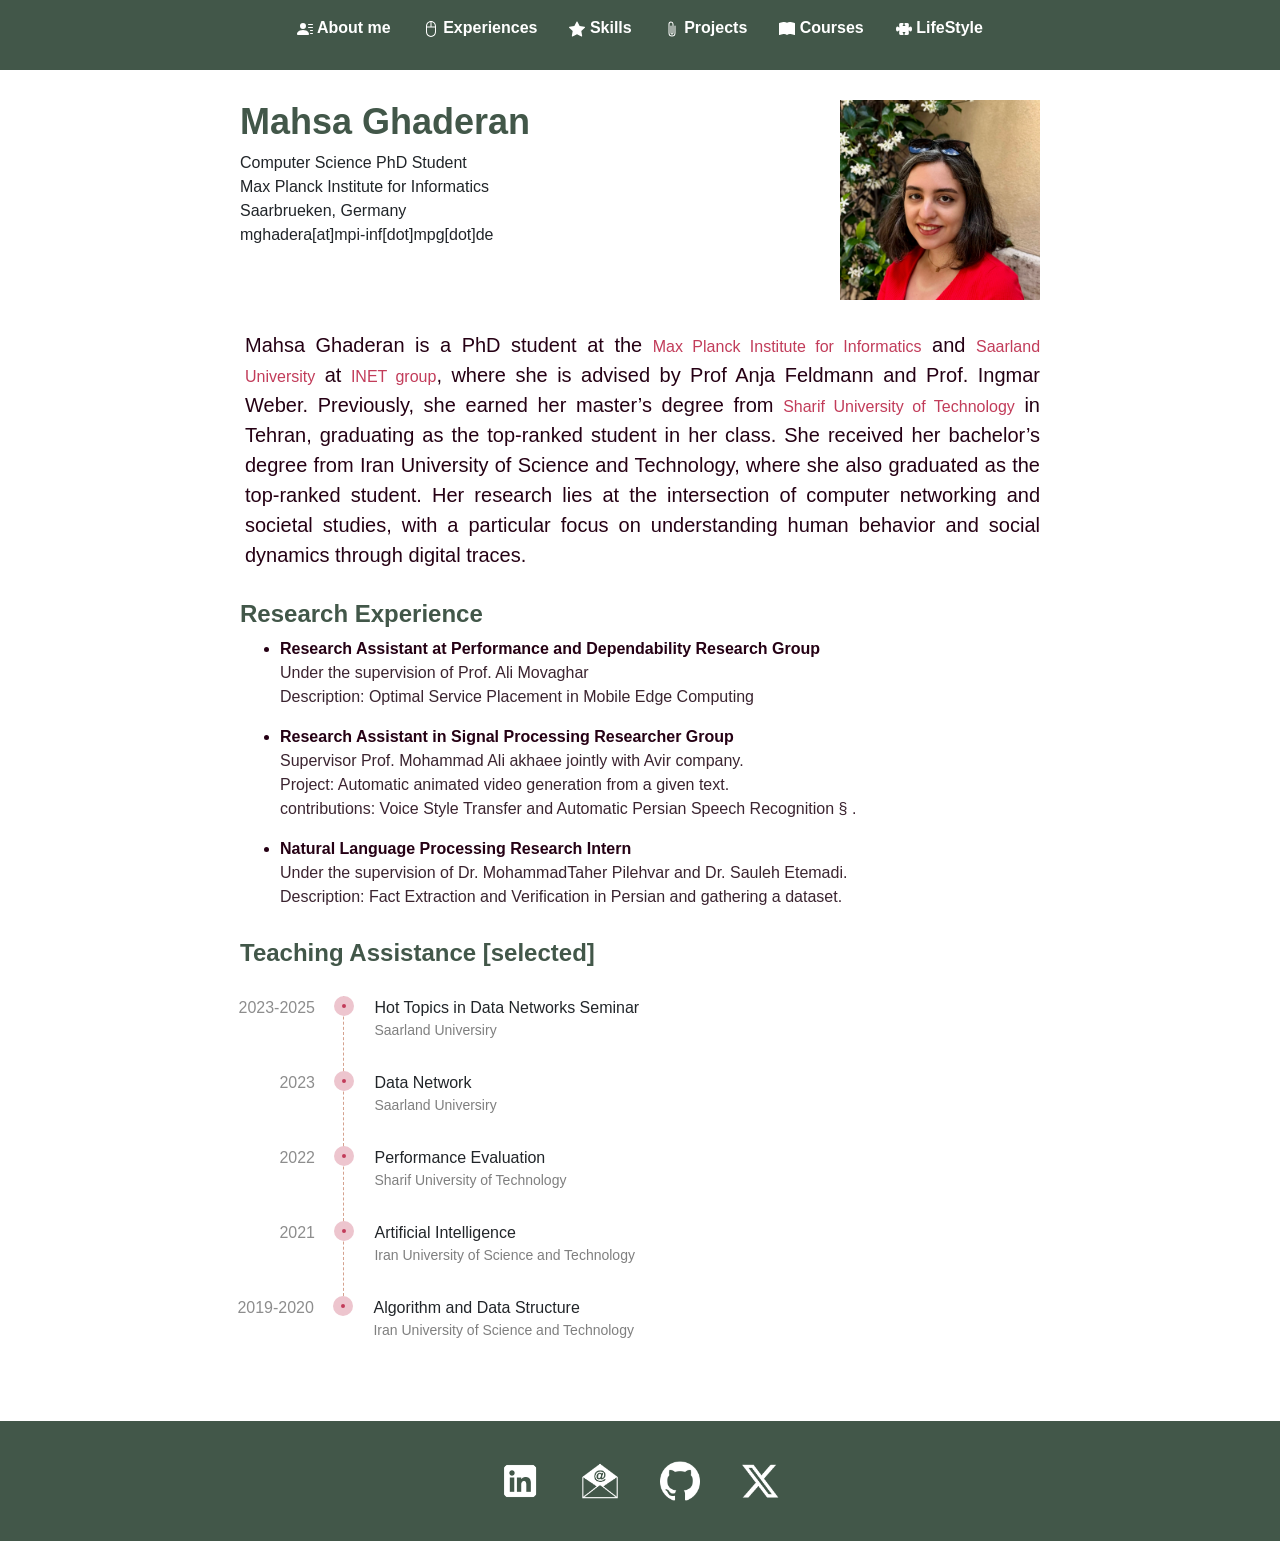
<file: index.html>
<!doctype html>
<html lang="en">
<head>
    <link rel="stylesheet" href="style.css">
    <link rel="stylesheet" href="https://stackpath.bootstrapcdn.com/bootstrap/4.5.2/css/bootstrap.min.css" integrity="sha384-JcKb8q3iqJ61gNV9KGb8thSsNjpSL0n8PARn9HuZOnIxN0hoP+VmmDGMN5t9UJ0Z" crossorigin="anonymous">
    <meta charset="utf-8"/>
    <meta name="description" content="This is the portfolio of Mahsa Ghaderan, PhD student, research projects and publications"/>
    <meta name="viewport" content="width=device-width, initial-scale=0.8, maximum-scale=0.8, user-scalable=no"/>
    <!-- <meta name="keywords" content="Marek, Grzyb, Portfolio, Video, Game, Developer, Programmer, C++, C#, .NET, ASP.NET, Java, Android, Unity, Unreal, Engine, UE, Mobile, Desktop, Web, Resume, CV"> -->
    <title>Mahsa Ghaderan - PhD at Max Planck Institute</title>
</head>
<body>
    <header id="header" class="dark-header">
        <div class="header-content">

            <nav class="nav">
                
                <a class="nav-link header-navlink" href="#">
                    <svg width="1em" height="1em" viewBox="0 0 16 16" class="bi bi-person-lines-fill" fill="currentColor" xmlns="http://www.w3.org/2000/svg">
                        <path fill-rule="evenodd" d="M1 14s-1 0-1-1 1-4 6-4 6 3 6 4-1 1-1 1H1zm5-6a3 3 0 1 0 0-6 3 3 0 0 0 0 6zm7 1.5a.5.5 0 0 1 .5-.5h2a.5.5 0 0 1 0 1h-2a.5.5 0 0 1-.5-.5zm-2-3a.5.5 0 0 1 .5-.5h4a.5.5 0 0 1 0 1h-4a.5.5 0 0 1-.5-.5zm0-3a.5.5 0 0 1 .5-.5h4a.5.5 0 0 1 0 1h-4a.5.5 0 0 1-.5-.5zm2 9a.5.5 0 0 1 .5-.5h2a.5.5 0 0 1 0 1h-2a.5.5 0 0 1-.5-.5z"/>
                    </svg>
                    About me
                </a>

                <a class="nav-link header-navlink" href="#experiments">
                    <svg width="1em" height="1em" viewBox="0 0 16 16" class="bi bi-mouse2" fill="currentColor" xmlns="http://www.w3.org/2000/svg">
                        <path fill-rule="evenodd" d="M3 5.188C3 2.341 5.22 0 8 0s5 2.342 5 5.188v5.625C13 13.658 10.78 16 8 16s-5-2.342-5-5.188V5.189zm4.5-4.155C5.541 1.289 4 3.035 4 5.188V5.5h3.5V1.033zm1 0V5.5H12v-.313c0-2.152-1.541-3.898-3.5-4.154zM12 6.5H4v4.313C4 13.145 5.81 15 8 15s4-1.855 4-4.188V6.5z"/>
                    </svg>
                    Experiences
                </a>

                <a class="nav-link header-navlink" href="#">
                    <svg width="1em" height="1em" viewBox="0 0 16 16" class="bi bi-star-fill" fill="currentColor" xmlns="http://www.w3.org/2000/svg">
                        <path d="M3.612 15.443c-.386.198-.824-.149-.746-.592l.83-4.73L.173 6.765c-.329-.314-.158-.888.283-.95l4.898-.696L7.538.792c.197-.39.73-.39.927 0l2.184 4.327 4.898.696c.441.062.612.636.283.95l-3.523 3.356.83 4.73c.078.443-.36.79-.746.592L8 13.187l-4.389 2.256z"/>
                    </svg>
                    Skills
                </a>
                
                <a class="nav-link header-navlink" href="#">
                    <svg width="1em" height="1em" viewBox="0 0 16 16" class="bi bi-paperclip" fill="currentColor" xmlns="http://www.w3.org/2000/svg">
                    <path fill-rule="evenodd" d="M4.5 3a2.5 2.5 0 0 1 5 0v9a1.5 1.5 0 0 1-3 0V5a.5.5 0 0 1 1 0v7a.5.5 0 0 0 1 0V3a1.5 1.5 0 1 0-3 0v9a2.5 2.5 0 0 0 5 0V5a.5.5 0 0 1 1 0v7a3.5 3.5 0 1 1-7 0V3z"/>
                    </svg>
                    Projects
                </a>
                
                <a class="nav-link header-navlink" href="#">
                    <svg width="1em" height="1em" viewBox="0 0 16 16" class="bi bi-book-fill" fill="currentColor" xmlns="http://www.w3.org/2000/svg">
                        <path fill-rule="evenodd" d="M8 1.783C7.015.936 5.587.81 4.287.94c-1.514.153-3.042.672-3.994 1.105A.5.5 0 0 0 0 2.5v11a.5.5 0 0 0 .707.455c.882-.4 2.303-.881 3.68-1.02 1.409-.142 2.59.087 3.223.877a.5.5 0 0 0 .78 0c.633-.79 1.814-1.019 3.222-.877 1.378.139 2.8.62 3.681 1.02A.5.5 0 0 0 16 13.5v-11a.5.5 0 0 0-.293-.455c-.952-.433-2.48-.952-3.994-1.105C10.413.809 8.985.936 8 1.783z"/>
                    </svg>
                    Courses
                </a>
                
                <a class="nav-link header-navlink" href="#">
                    <svg width="1em" height="1em" viewBox="0 0 16 16" class="bi bi-puzzle-fill" fill="currentColor" xmlns="http://www.w3.org/2000/svg">
                        <path fill-rule="evenodd" d="M3.112 3.645A1.5 1.5 0 0 1 4.605 2H7a.5.5 0 0 1 .5.5v.382c0 .696-.497 1.182-.872 1.469a.459.459 0 0 0-.115.118.113.113 0 0 0-.012.025L6.5 4.5v.003l.003.01c.004.01.014.028.036.053a.86.86 0 0 0 .27.194C7.09 4.9 7.51 5 8 5c.492 0 .912-.1 1.19-.24a.86.86 0 0 0 .271-.194.213.213 0 0 0 .036-.054l.003-.01v-.008a.112.112 0 0 0-.012-.025.459.459 0 0 0-.115-.118c-.375-.287-.872-.773-.872-1.469V2.5A.5.5 0 0 1 9 2h2.395a1.5 1.5 0 0 1 1.493 1.645L12.645 6.5h.237c.195 0 .42-.147.675-.48.21-.274.528-.52.943-.52.568 0 .947.447 1.154.862C15.877 6.807 16 7.387 16 8s-.123 1.193-.346 1.638c-.207.415-.586.862-1.154.862-.415 0-.733-.246-.943-.52-.255-.333-.48-.48-.675-.48h-.237l.243 2.855A1.5 1.5 0 0 1 11.395 14H9a.5.5 0 0 1-.5-.5v-.382c0-.696.497-1.182.872-1.469a.459.459 0 0 0 .115-.118.113.113 0 0 0 .012-.025L9.5 11.5v-.003l-.003-.01a.214.214 0 0 0-.036-.053.859.859 0 0 0-.27-.194C8.91 11.1 8.49 11 8 11c-.491 0-.912.1-1.19.24a.859.859 0 0 0-.271.194.214.214 0 0 0-.036.054l-.003.01v.002l.001.006a.113.113 0 0 0 .012.025c.016.027.05.068.115.118.375.287.872.773.872 1.469v.382a.5.5 0 0 1-.5.5H4.605a1.5 1.5 0 0 1-1.493-1.645L3.356 9.5h-.238c-.195 0-.42.147-.675.48-.21.274-.528.52-.943.52-.568 0-.947-.447-1.154-.862C.123 9.193 0 8.613 0 8s.123-1.193.346-1.638C.553 5.947.932 5.5 1.5 5.5c.415 0 .733.246.943.52.255.333.48.48.675.48h.238l-.244-2.855z"/>
                    </svg>
                    LifeStyle
                </a>
            </nav>
        </div>
    </header>
   
    <main class='main-body'>
        
        <div class='body-content'>

            <div class="section flex">

                <div id="about" class="two_boxs_left about">
                    <h1>Mahsa Ghaderan</h1>
                    <div class="`">Computer Science PhD Student</div>
                    <div class="`">Max Planck Institute for Informatics</div>
                    <div class="">Saarbrueken, Germany</div>
                    <div class="">mghadera[at]mpi-inf[dot]mpg[dot]de</div>
                    
                
                </div>    

                
                
                <div class="flex two_boxs_right">
                            <img src="./static/profile-pic.jpeg" class="about_img" alt="Mahsa Ghaderan">
                        <div class="social-media">
                        </div>
                </div>
            
            </div>

            <div class="section about_text">
                    Mahsa Ghaderan is a PhD student at the <a href="https://www.mpi-inf.mpg.de/home">Max Planck Institute for Informatics</a> and <a href="https://www.uni-saarland.de/en"> Saarland University</a> at <a href="https://www.mpi-inf.mpg.de/departments/inet">INET group</a>, where she is advised by Prof Anja Feldmann and Prof. Ingmar Weber.  
                    Previously, she earned her master’s degree from <a  href="https://en.sharif.ir/international"> Sharif University of Technology</a> in Tehran, graduating as the top-ranked student in her class. 
                    She received her bachelor’s degree from Iran University of Science and Technology, where she also graduated as the top-ranked student.
                    Her research lies at the intersection of computer networking and societal studies, with a particular focus on understanding human behavior and social dynamics through digital traces.
            </div>


            <div class="section">
                <h2>Research Experience</h2>
                <ul class='exp_li'>
                    <li>Research Assistant at Performance and Dependability Research Group </li>
                    <p>Under the supervision of Prof. Ali Movaghar
                        <br>
                        Description: Optimal Service Placement in Mobile Edge Computing
                    </p>
                    <li>Research Assistant in Signal Processing Researcher Group</li>
                    <p>Supervisor Prof. Mohammad Ali akhaee jointly with Avir company. 
                    </br>
                    Project: Automatic animated video generation from a given text.
                    </br>
                    contributions: Voice Style Transfer and Automatic Persian Speech Recognition § .
                    </p>
                    <li>Natural Language Processing Research Intern  
                    <p>Under the supervision of Dr. MohammadTaher Pilehvar and Dr. Sauleh Etemadi.
                    </br>
                    Description: Fact Extraction and Verification in Persian and gathering a dataset. </p>
                </ul>
            </div>

            
            <div class="section">
                <h2>Teaching Assistance [selected]</h2>
                <div class="history-tl-container">
                <ul class="tl">
                    <li class="tl-item" ng-repeat="item in retailer_history">
                    <div class="timestamp">
                        2023-2025
                    </div>
                    <div class="item-title">Hot Topics in Data Networks Seminar</div>
                    <div class="item-detail">Saarland Universiry</div>
                    </li>
                    <!-- ------- -->
                    <li class="tl-item" ng-repeat="item in retailer_history">
                    <div class="timestamp">
                        2023
                    </div>
                    <div class="item-title">Data Network</div>
                    <div class="item-detail">Saarland Universiry</div>
                    </li>
                    <!-- ------- -->
                    <li class="tl-item" ng-repeat="item in retailer_history">
                    <div class="timestamp">
                        2022
                    </div>
                    <div class="item-title">Performance Evaluation</div>
                    <div class="item-detail">Sharif University of Technology</div>
                    </li>
                    <!-- ------- -->
                    <li class="tl-item" ng-repeat="item in retailer_history">
                    <div class="timestamp">
                        2021
                    </div>
                    <div class="item-title">Artificial Intelligence</div>
                    <div class="item-detail">Iran University of Science and Technology</div>
                    </li>
                    <!-- ------- -->
                    <li class="tl-item" ng-repeat="item in retailer_history">
                    <div class="timestamp">
                        2019-2020
                    </div>
                    <div class="item-title">Algorithm and Data Structure</div>
                    <div class="item-detail">Iran University of Science and Technology</div>
                    </li>
                    <!-- ------- -->
                </ul>
           </div>
        </div>

        </div>
    </main>
</body>

<footer>
           <div class="footer-content">

            <nav class="nav">
                
                <a class="contact-item" href="https://www.linkedin.com/in/mahsa-ghaderan-0867941b6/">
                    <img src="./static/linkedin.png" alt="Linkedin">
                </a>

                <a class="contact-item" href="mailto:mghadera[at]mpi-inf[dot]mpg[dot]de">
                    <img src="./static/email.png" alt="Email">
                </a>

                <a class="contact-item" href="https://github.com/mahsaghn">
                    <img src="./static/github.png" alt="Github">
                </a>

                <a class="contact-item" href="">
                    <img src="./static/X.png" alt="X">
                </a>

               
            </nav>
        </div>
</footer>
</html>
</file>
<file: style.css>
:root{
    --color-primary: #425749;
    --color-primary-2: #C23C5A;
    --color-secondary: #D5A18E;
    --color-accent: #DEC3BE;
    --color-success: #758B7C;
    --color-background: #FFFFFF;
    --color-text: #090B0C;
}

.dark-header{
    height: 70px;
    background-color: var(--color-primary);
    color: var(--color-background);
    width: 100%;
    /* left: 50%;
    transform: translateX(-50%); */
    padding: 8px 16px;
    position: fixed;
}
.header-content{
    display: flex;
    justify-content: space-between;
    align-items: center;
    max-width: var(--site-width);
    justify-content: center;
    margin: 0 auto;
}
html{
    font-family: sans-serif;
}
*{
    font-family: sans-serif;
    font-size: 16px;
}
main a{
  color: var(--color-primary-2) !important;
  text-decoration: none;
}


.main-body{
    padding-top: 30px;
    max-width: var(--site-width);
    align-content: center;
    margin: 0 auto;
    margin-left: 10px;   
    margin-right: 10px;   
    height: 100%;
}

.body-content{
    max-width: 800px;
    margin: 0 auto;
    /* z-index: -1; */
    position: relative;
    justify-content: center;
    /* top:70px; */
    /* display: flex; */
    margin:70px auto 0 auto;   
    /* margin: 0 auto;    */
}

nav{
    position: relative;
    margin: 0 auto;
}

footer{
    padding: 20px;
    background-color: var(--color-primary);
    color: var(--color-background);
    width: 100%;
    margin: 0 auto;
}

h3{
    text-align: center;
    font-weight: 1400;
    color: var(--color-primary-2);

}
h1{
    font-size: 36px!important;
    font-weight: 700!important;
    color: var(--color-primary);
}

h2{
    font-size: 24px!important;
    font-weight: 700!important;
    color: var(--color-primary);
}

.header-navlink{
    color: var(--color-background); ;
    font-weight: 800;
}
.header-navlink:hover{
    color: var(--color-secondary);
    font-size: 19px;
    font-weight: 800;
}
.bi{
    display: inline-block;
    content: "";
  }

.social-media{
    padding: 0px;
}
.social-media-icon{
    margin: 10px;
    width: 20px;
    height: 20px;
}
.img__wrap{
    margin: 10px;
    display: flex;
}
.img__description{
    position: relative;
    top: 10px;
    visibility: visible;
    color: #090b0c ;
}

.img__wrap:hover{
    transform: scale(1.02);
}
.footer-text{
    font-family: sans-serif;
    text-align: center;
    color: #dce6ea;
}

.flex{
    display: flex;
    gap: 2%;
}

.two_boxs_left{
    width: 73%;
}
.two_boxs_right{
    width: 25%;
}   

.section{
    margin-bottom: 30px;
}
.flex-name{
    padding: 20px;
    font-size: 25px;
    font-weight: bold;
}

.about_pic{
    width: 100%;
    order: 1;
    padding: 10px;
}

.about_text{
    width: 100%;
    order: 2;
    padding-left: 5px;
    padding-top: 0px;
    color: #250014;
    font-size: 20px;
    text-indent: 0px;
    text-align: justify;
    
}

.about_img{
    width: 100%;
    /* transform: scale(0.3); */
    /* border-radius: 10px; */
}


.exp_content{
    display: flex;
}
hr{
    color: #cfd8dc;
    background-color: #250014;
    border-top: 4px solid #250014;
}

.exp_li{
    color: #250014;
    font-weight: 800;
}

.exp_li p{
    font-weight: 100;
    font-size: 16px;
    color: #3b2430;

}

.footer_email{
    color: inherit;
    text-decoration: underline;
}

.lifestyle{
    padding: 30px;
    padding-bottom: 0px;
    width: 90%;
}

table, th, td {
    border: 1px solid black;
    border-collapse: collapse;
  }
  th, td {
    padding: 5px;
    text-align: left;    
  }
table td{
    color: #3b2430;
    /* background-color: #fff1f9; */
}

.projects{
    padding: 30px;
    padding-bottom: 0px;
    width: 90%;
}

.projects th{
    text-align: center;
    color: #250014;
    border: 2px solid black;
}

.high{
    border-bottom: 3px solid black;
}

.last{
    border-right: 3px solid black;
}



/* -------TIMELINE------- */
.history-tl-container{
  width:100%;
  display:block;
  position:relative;
}
.history-tl-container ul.tl{
    margin:20px 0;
    padding:0;
    display:inline-block;

}
.history-tl-container ul.tl li{
    list-style: none;
    margin:auto;
    margin-left:35%;
    width: 100%;
    min-height:50px;
    /*background: rgba(255,255,0,0.1);*/
    border-left:1px dashed var(--color-secondary);
    padding:0 0 30px 30px;
    position:relative;
}
.history-tl-container ul.tl li:last-child{ border-left:0;}
.history-tl-container ul.tl li::before{
    position: absolute;
    left: -10px;
    top: 0px;
    content: " ";
    border: 8px solid rgba(255, 255, 255, 0.7);
    border-radius: 500%;
    background: var(--color-primary-2);
    height: 20px;
    width: 20px;
    transition: all 500ms ease-in-out;

}
.history-tl-container ul.tl li:hover::before{
    border-color:  var(--color-primary-2);
    transition: all 1000ms ease-in-out;
}
ul.tl li .item-title{
}
ul.tl li .item-detail{
    color:rgba(0,0,0,0.5);
    font-size:14px;
}
ul.tl li .timestamp{
    color: #8D8D8D;
    position: absolute;
    width:35%;
    left: -45%;
    text-align: right;
    /* font-size: 12px; */
}


/* ---- Footnote ---- */
.contact-item{
    width: 40px;
    margin: 20px;
}

.contact-item img{
    width: 100%;
}

.footer-content{
    display: flex;
    justify-content: space-between;
    align-items: center;
    max-width: var(--site-width);
    justify-content: center;
    margin: 0 auto;
}
</file>
